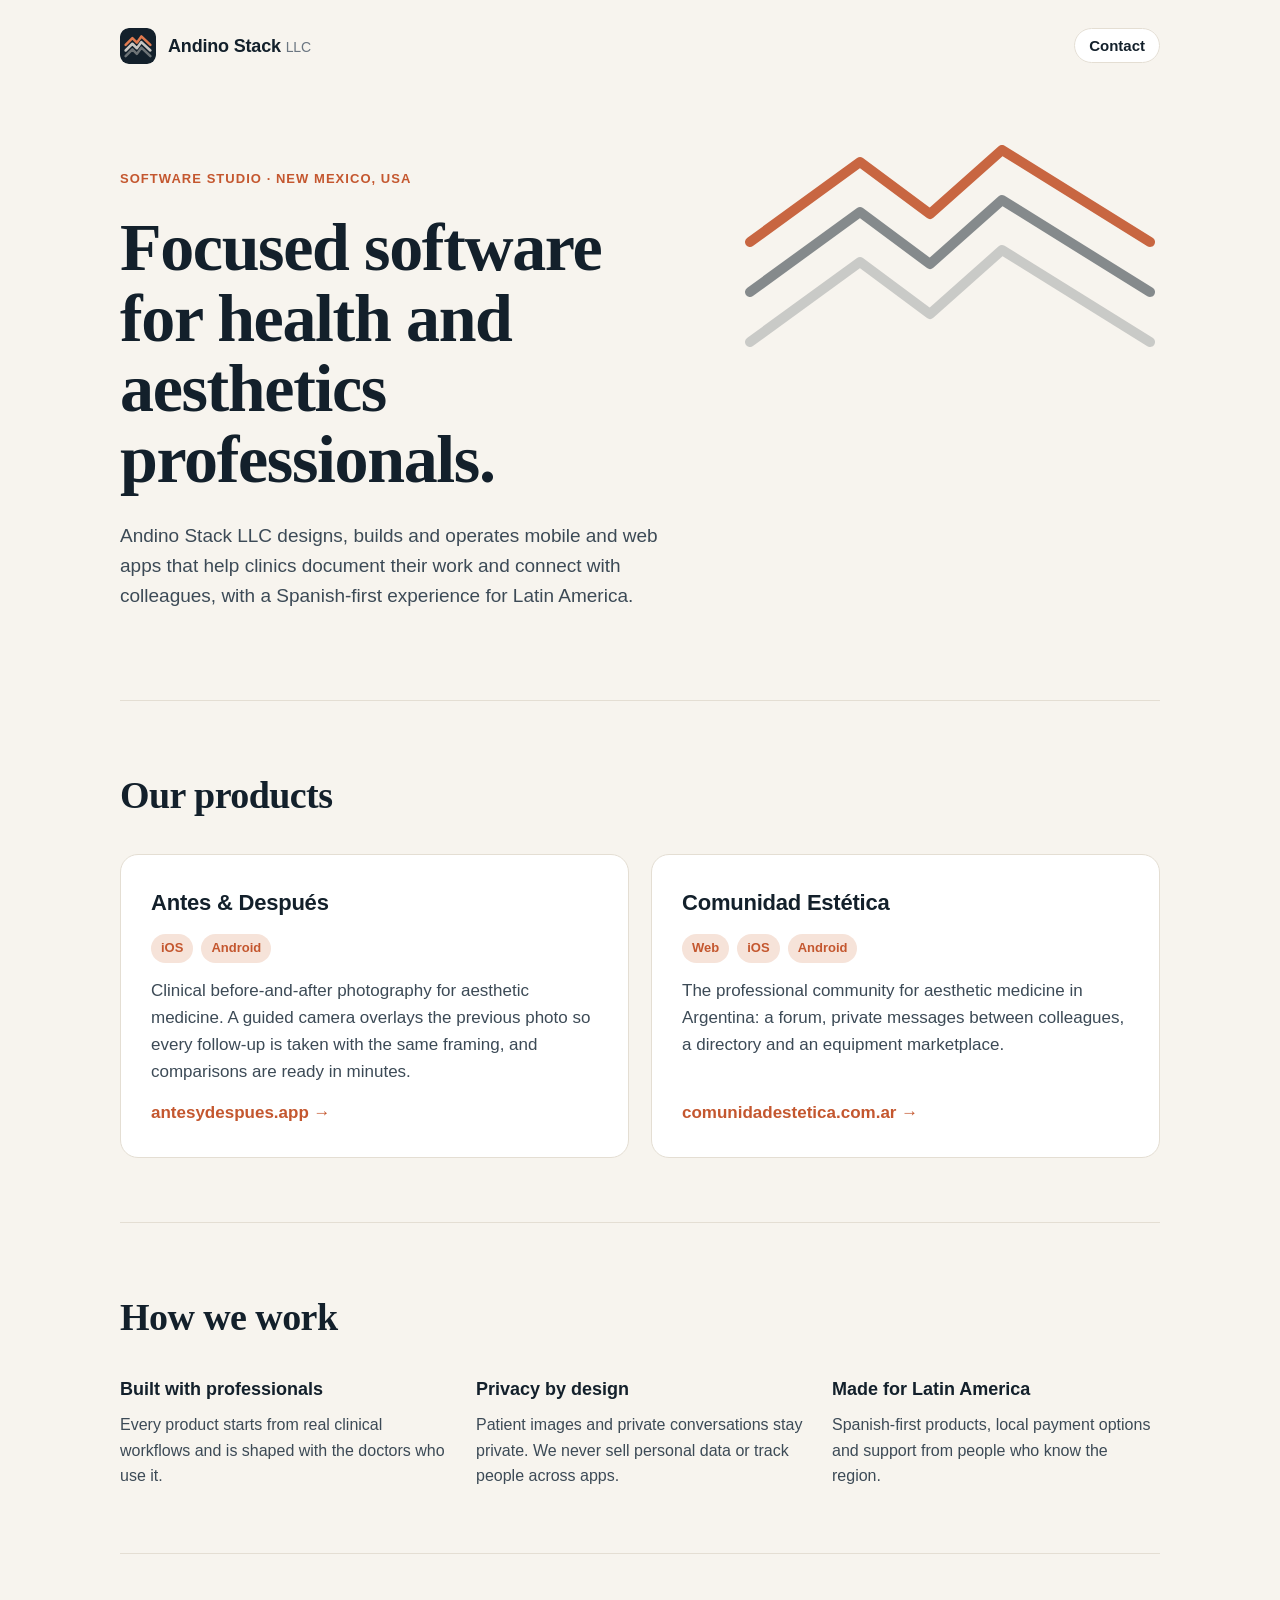
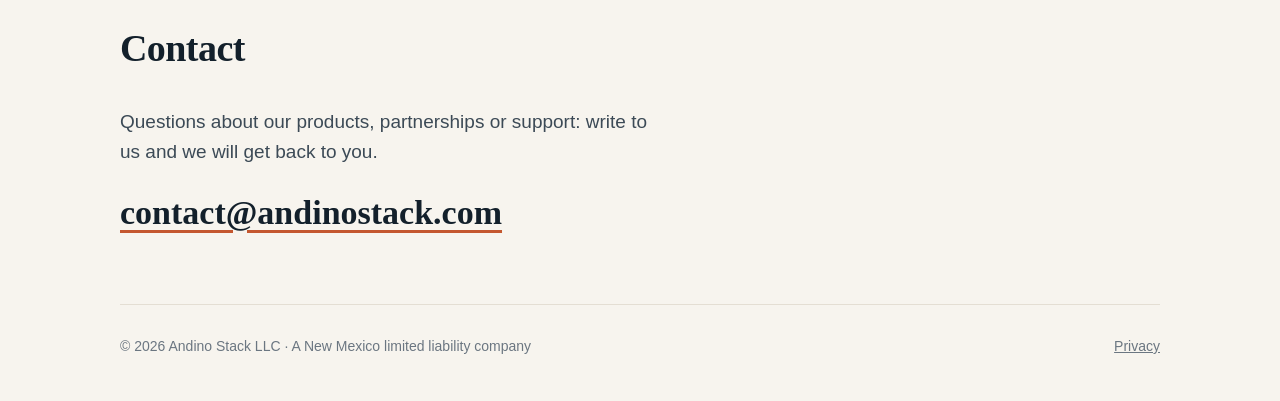
<file: index.html>
<!doctype html>
<html lang="en">
<head>
  <meta charset="utf-8">
  <meta name="viewport" content="width=device-width, initial-scale=1">
  <title>Andino Stack LLC — Software for health and aesthetics professionals</title>
  <meta name="description" content="Andino Stack LLC builds and operates mobile and web software for aesthetic medicine and healthcare professionals: Antes &amp; Después and Comunidad Estética.">
  <meta property="og:title" content="Andino Stack LLC">
  <meta property="og:description" content="Mobile and web software for aesthetic medicine and healthcare professionals.">
  <meta property="og:url" content="https://andinostack.com/">
  <meta property="og:type" content="website">
  <link rel="icon" href="favicon.svg" type="image/svg+xml">
  <link rel="stylesheet" href="styles.css">
</head>
<body>
  <div class="wrap">
    <header class="top">
      <a class="brand" href="/" aria-label="Andino Stack LLC, home">
        <img src="favicon.svg" alt="" width="36" height="36">
        <span>Andino Stack <small>LLC</small></span>
      </a>
      <nav><a href="#contact">Contact</a></nav>
    </header>

    <main>
      <section class="hero">
        <svg class="ridges" viewBox="0 0 420 220" fill="none" aria-hidden="true">
          <path d="M10 110 L120 30 L190 82 L262 18 L410 110" stroke="var(--copper)" stroke-width="10" stroke-linecap="round" stroke-linejoin="round"/>
          <path d="M10 160 L120 80 L190 132 L262 68 L410 160" stroke="var(--ink)" stroke-width="10" stroke-linecap="round" stroke-linejoin="round" opacity=".55"/>
          <path d="M10 210 L120 130 L190 182 L262 118 L410 210" stroke="var(--ink)" stroke-width="10" stroke-linecap="round" stroke-linejoin="round" opacity=".22"/>
        </svg>
        <span class="eyebrow">Software studio · New Mexico, USA</span>
        <h1>Focused software for health and aesthetics professionals.</h1>
        <p class="lead">
          Andino Stack LLC designs, builds and operates mobile and web apps that help clinics document their work
          and connect with colleagues, with a Spanish-first experience for Latin America.
        </p>
      </section>

      <section class="block" aria-labelledby="products-title">
        <h2 id="products-title">Our products</h2>
        <div class="products">
          <article class="card">
            <h3>Antes &amp; Después</h3>
            <div class="tags"><span>iOS</span><span>Android</span></div>
            <p>
              Clinical before-and-after photography for aesthetic medicine. A guided camera overlays the previous
              photo so every follow-up is taken with the same framing, and comparisons are ready in minutes.
            </p>
            <a class="more" href="https://antesydespues.app" rel="noopener">antesydespues.app →</a>
          </article>
          <article class="card">
            <h3>Comunidad Estética</h3>
            <div class="tags"><span>Web</span><span>iOS</span><span>Android</span></div>
            <p>
              The professional community for aesthetic medicine in Argentina: a forum, private messages between
              colleagues, a directory and an equipment marketplace.
            </p>
            <a class="more" href="https://comunidadestetica.com.ar" rel="noopener">comunidadestetica.com.ar →</a>
          </article>
        </div>
      </section>

      <section class="block" aria-labelledby="how-title">
        <h2 id="how-title">How we work</h2>
        <div class="principles">
          <div>
            <h3>Built with professionals</h3>
            <p>Every product starts from real clinical workflows and is shaped with the doctors who use it.</p>
          </div>
          <div>
            <h3>Privacy by design</h3>
            <p>Patient images and private conversations stay private. We never sell personal data or track people across apps.</p>
          </div>
          <div>
            <h3>Made for Latin America</h3>
            <p>Spanish-first products, local payment options and support from people who know the region.</p>
          </div>
        </div>
      </section>

      <section class="block contact" id="contact" aria-labelledby="contact-title">
        <h2 id="contact-title">Contact</h2>
        <p>Questions about our products, partnerships or support: write to us and we will get back to you.</p>
        <a class="mail" href="mailto:contact@andinostack.com">contact@andinostack.com</a>
      </section>
    </main>

    <footer>
      <span>© 2026 Andino Stack LLC · A New Mexico limited liability company</span>
      <a href="privacy.html">Privacy</a>
    </footer>
  </div>
</body>
</html>
</file>
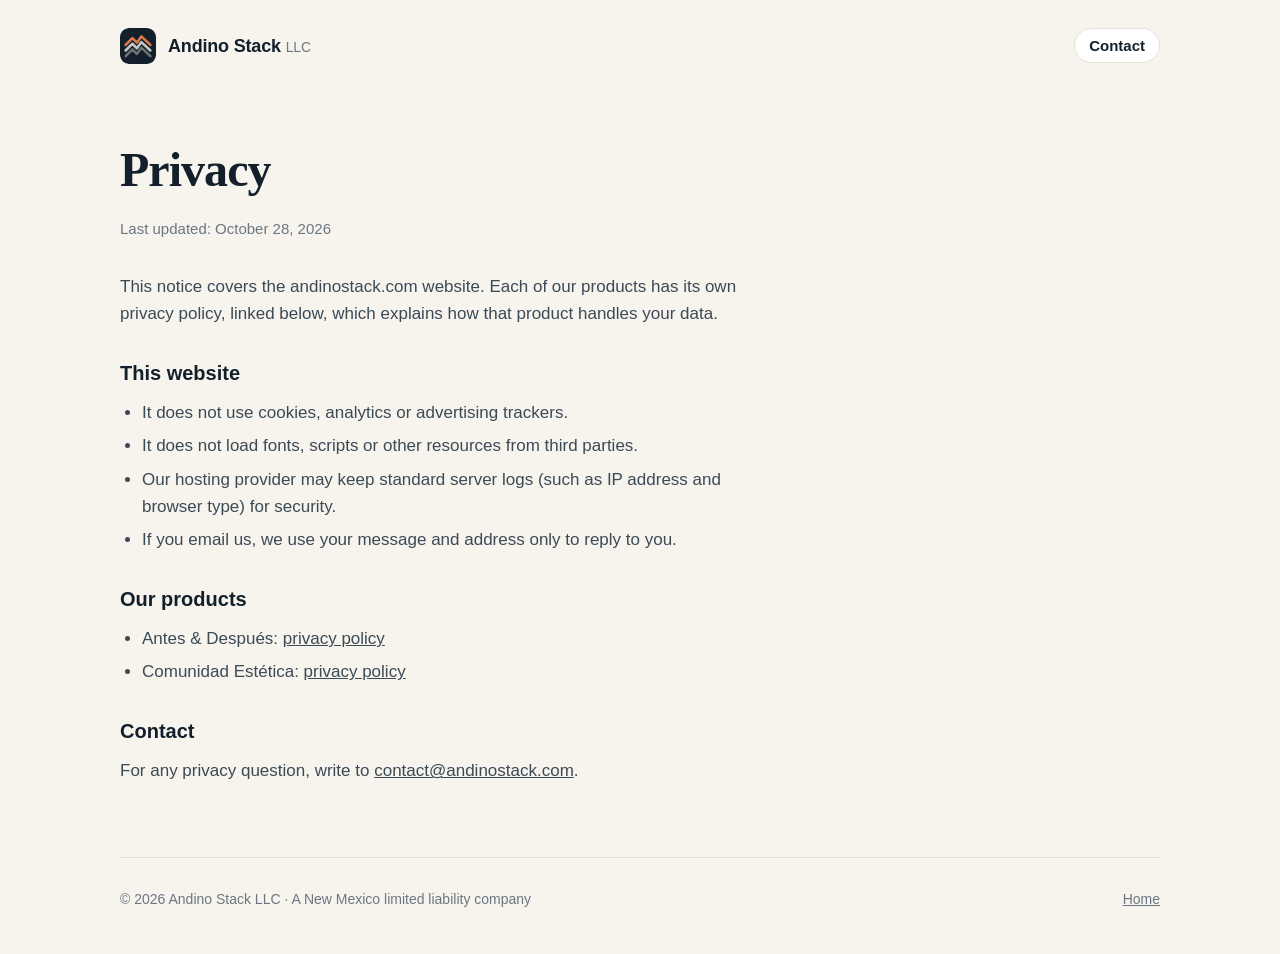
<file: privacy.html>
<!doctype html>
<html lang="en">
<head>
  <meta charset="utf-8">
  <meta name="viewport" content="width=device-width, initial-scale=1">
  <title>Privacy — Andino Stack LLC</title>
  <meta name="description" content="Privacy notice for the andinostack.com website.">
  <link rel="icon" href="favicon.svg" type="image/svg+xml">
  <link rel="stylesheet" href="styles.css">
</head>
<body>
  <div class="wrap">
    <header class="top">
      <a class="brand" href="/" aria-label="Andino Stack LLC, home">
        <img src="favicon.svg" alt="" width="36" height="36">
        <span>Andino Stack <small>LLC</small></span>
      </a>
      <nav><a href="/#contact">Contact</a></nav>
    </header>

    <main class="doc">
      <h1>Privacy</h1>
      <p class="updated">Last updated: October 28, 2026</p>

      <p>
        This notice covers the andinostack.com website. Each of our products has its own privacy policy, linked
        below, which explains how that product handles your data.
      </p>

      <h2>This website</h2>
      <ul>
        <li>It does not use cookies, analytics or advertising trackers.</li>
        <li>It does not load fonts, scripts or other resources from third parties.</li>
        <li>Our hosting provider may keep standard server logs (such as IP address and browser type) for security.</li>
        <li>If you email us, we use your message and address only to reply to you.</li>
      </ul>

      <h2>Our products</h2>
      <ul>
        <li>Antes &amp; Después: <a href="https://antesydespues.app/antesydespues-legal/privacy.html">privacy policy</a></li>
        <li>Comunidad Estética: <a href="https://comunidadestetica.com.ar/privacidad">privacy policy</a></li>
      </ul>

      <h2>Contact</h2>
      <p>For any privacy question, write to <a href="mailto:contact@andinostack.com">contact@andinostack.com</a>.</p>
    </main>

    <footer>
      <span>© 2026 Andino Stack LLC · A New Mexico limited liability company</span>
      <a href="/">Home</a>
    </footer>
  </div>
</body>
</html>
</file>
<file: styles.css>
/* Andino Stack LLC — sin fuentes ni scripts de terceros */
:root {
  --ink: #13202b;
  --ink-soft: #3c4a56;
  --muted: #6b7681;
  --snow: #f7f4ee;
  --paper: #ffffff;
  --line: #e4ded3;
  --copper: #c4572f;
  --copper-soft: #f6e3d9;
  --radius: 18px;
  --display: "Iowan Old Style", "Palatino Linotype", Palatino, "Book Antiqua", Georgia, serif;
  --body: -apple-system, BlinkMacSystemFont, "Segoe UI", Roboto, "Helvetica Neue", Arial, sans-serif;
  color-scheme: light dark;
}

@media (prefers-color-scheme: dark) {
  :root {
    --ink: #f1ece3;
    --ink-soft: #c9c2b6;
    --muted: #9aa3ab;
    --snow: #0e171f;
    --paper: #15212b;
    --line: #26343f;
    --copper: #e48a63;
    --copper-soft: #33241d;
  }
}

* { box-sizing: border-box; margin: 0; padding: 0; }

html { -webkit-text-size-adjust: 100%; }

body {
  font-family: var(--body);
  font-size: 17px;
  line-height: 1.6;
  color: var(--ink);
  background: var(--snow);
}

a { color: inherit; }

.wrap { width: min(1040px, 100% - 40px); margin-inline: auto; }

/* Encabezado */
.top {
  display: flex;
  align-items: center;
  justify-content: space-between;
  padding: 28px 0;
}
.brand {
  display: inline-flex;
  align-items: center;
  gap: 12px;
  text-decoration: none;
  font-weight: 650;
  letter-spacing: -0.01em;
  font-size: 18px;
}
.brand img { width: 36px; height: 36px; border-radius: 9px; }
.brand small { font-weight: 500; color: var(--muted); font-size: 14px; }
.top nav a {
  font-size: 15px;
  font-weight: 550;
  text-decoration: none;
  padding: 8px 14px;
  border: 1px solid var(--line);
  border-radius: 999px;
  background: var(--paper);
}
.top nav a:hover { border-color: var(--copper); }

/* Portada */
.hero { padding: 72px 0 88px; position: relative; }
.eyebrow {
  display: inline-block;
  font-size: 13px;
  font-weight: 650;
  letter-spacing: 0.08em;
  text-transform: uppercase;
  color: var(--copper);
  margin-bottom: 22px;
}
.hero h1 {
  font-family: var(--display);
  font-weight: 600;
  font-size: clamp(40px, 6vw, 68px);
  line-height: 1.04;
  letter-spacing: -0.02em;
  max-width: 15ch;
}
.hero p.lead {
  margin-top: 26px;
  max-width: 54ch;
  font-size: 19px;
  color: var(--ink-soft);
}
.ridges {
  position: absolute;
  right: 0;
  top: 40px;
  width: min(420px, 42%);
  opacity: 0.9;
  pointer-events: none;
}
@media (max-width: 760px) {
  .ridges { position: static; width: 70%; margin: 0 0 28px; }
  .hero { padding-top: 24px; }
}

/* Secciones */
section.block { padding: 64px 0; border-top: 1px solid var(--line); }
.block h2 {
  font-family: var(--display);
  font-weight: 600;
  font-size: clamp(28px, 3.6vw, 38px);
  letter-spacing: -0.015em;
  margin-bottom: 28px;
}

.products { display: grid; grid-template-columns: repeat(auto-fit, minmax(300px, 1fr)); gap: 22px; }
.card {
  background: var(--paper);
  border: 1px solid var(--line);
  border-radius: var(--radius);
  padding: 30px;
  display: flex;
  flex-direction: column;
  gap: 14px;
}
.card h3 { font-size: 22px; letter-spacing: -0.01em; }
.card p { color: var(--ink-soft); }
.tags { display: flex; flex-wrap: wrap; gap: 8px; }
.tags span {
  font-size: 13px;
  font-weight: 600;
  padding: 4px 10px;
  border-radius: 999px;
  background: var(--copper-soft);
  color: var(--copper);
}
.card a.more {
  margin-top: auto;
  font-weight: 600;
  text-decoration: none;
  color: var(--copper);
}
.card a.more:hover { text-decoration: underline; }

.principles { display: grid; grid-template-columns: repeat(auto-fit, minmax(240px, 1fr)); gap: 28px; }
.principles h3 { font-size: 18px; margin-bottom: 8px; }
.principles p { color: var(--ink-soft); font-size: 16px; }

.contact p { font-size: 19px; color: var(--ink-soft); max-width: 52ch; }
.contact a.mail {
  display: inline-block;
  margin-top: 18px;
  font-family: var(--display);
  font-size: clamp(24px, 3.4vw, 34px);
  font-weight: 600;
  color: var(--ink);
  text-decoration-color: var(--copper);
  text-underline-offset: 6px;
}

/* Pie */
footer {
  border-top: 1px solid var(--line);
  padding: 30px 0 44px;
  font-size: 14px;
  color: var(--muted);
  display: flex;
  flex-wrap: wrap;
  gap: 8px 24px;
  justify-content: space-between;
}
footer a { color: var(--muted); }

/* Páginas de texto (privacidad, 404) */
.doc { padding: 40px 0 72px; max-width: 70ch; }
.doc h1 { font-family: var(--display); font-weight: 600; font-size: clamp(34px, 5vw, 48px); letter-spacing: -0.02em; margin-bottom: 8px; }
.doc .updated { color: var(--muted); font-size: 15px; margin-bottom: 32px; }
.doc h2 { font-size: 20px; margin: 30px 0 10px; }
.doc p, .doc li { color: var(--ink-soft); }
.doc ul { padding-left: 22px; display: grid; gap: 6px; }
</file>
